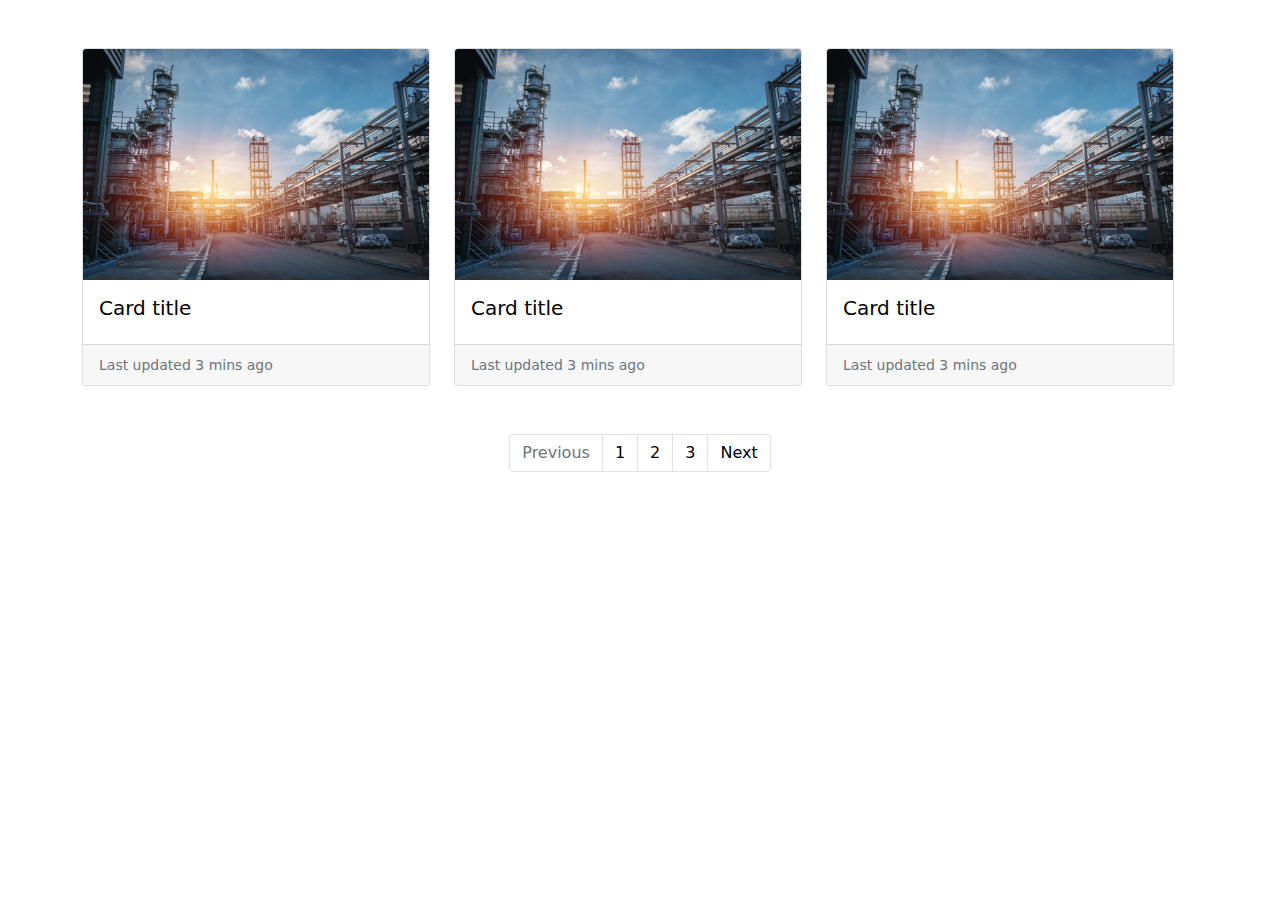
<file: photo/search.html>
<!DOCTYPE html>
<html lang="en">
<head>
    <meta charset="UTF-8">
    <title>Title</title>
    <link rel="stylesheet" href="assets/css/all.min.css">
    <link rel="stylesheet" href="assets/css/bootstrap.min.css">
    <link rel="stylesheet" href="style.css">

</head>
<body>
<div class="container">
    <div class="row">
            <div class="row row-cols-1 row-cols-md-3 g-4">
                <div class="col">
                    <div class="card h-100">
                        <a href="#"><img src="assets/img/slider1.jpg" class="card-img-top"></a>
                        <div class="card-body">
                            <a href="#"><h5 class="card-title">Card title</h5></a>
                        </div>
                        <div class="card-footer">
                            <small class="text-muted">Last updated 3 mins ago</small>
                        </div>
                    </div>
                </div>
                <div class="col">
                    <div class="card h-100">
                        <a href="#"><img src="assets/img/slider1.jpg" class="card-img-top"></a>
                        <div class="card-body">
                            <a href="#"><h5 class="card-title">Card title</h5></a>
                        </div>
                        <div class="card-footer">
                            <small class="text-muted">Last updated 3 mins ago</small>
                        </div>
                    </div>
                </div>
                <div class="col">
                    <div class="card h-100">
                        <a href="#"><img src="assets/img/slider1.jpg" class="card-img-top"></a>
                        <div class="card-body">
                            <a href="#"><h5 class="card-title">Card title</h5></a>
                        </div>
                        <div class="card-footer">
                            <small class="text-muted">Last updated 3 mins ago</small>
                        </div>
                    </div>
                </div>
            </div>
            <div class="pagination-iteam mt-5">
                <nav aria-label="Page navigation example">
                    <ul class="pagination justify-content-center">
                        <li class="page-item disabled">
                            <a class="page-link" href="#" tabindex="-1" aria-disabled="true">Previous</a>
                        </li>
                        <li class="page-item"><a class="page-link" href="#">1</a></li>
                        <li class="page-item"><a class="page-link" href="#">2</a></li>
                        <li class="page-item"><a class="page-link" href="#">3</a></li>
                        <li class="page-item">
                            <a class="page-link" href="#">Next</a>
                        </li>
                    </ul>
                </nav>
            </div>
    </div>
</div>
<script src="assets/js/popper.min.js"></script>
<script src="assets/js/all.min.js"></script>
<script src="assets/js/jquery-3.6.0.min.js"></script>
<script src="assets/js/bootstrap.min.js"></script>
<script src="assets/js/custom.js"></script>
</body>
</html>
</file>
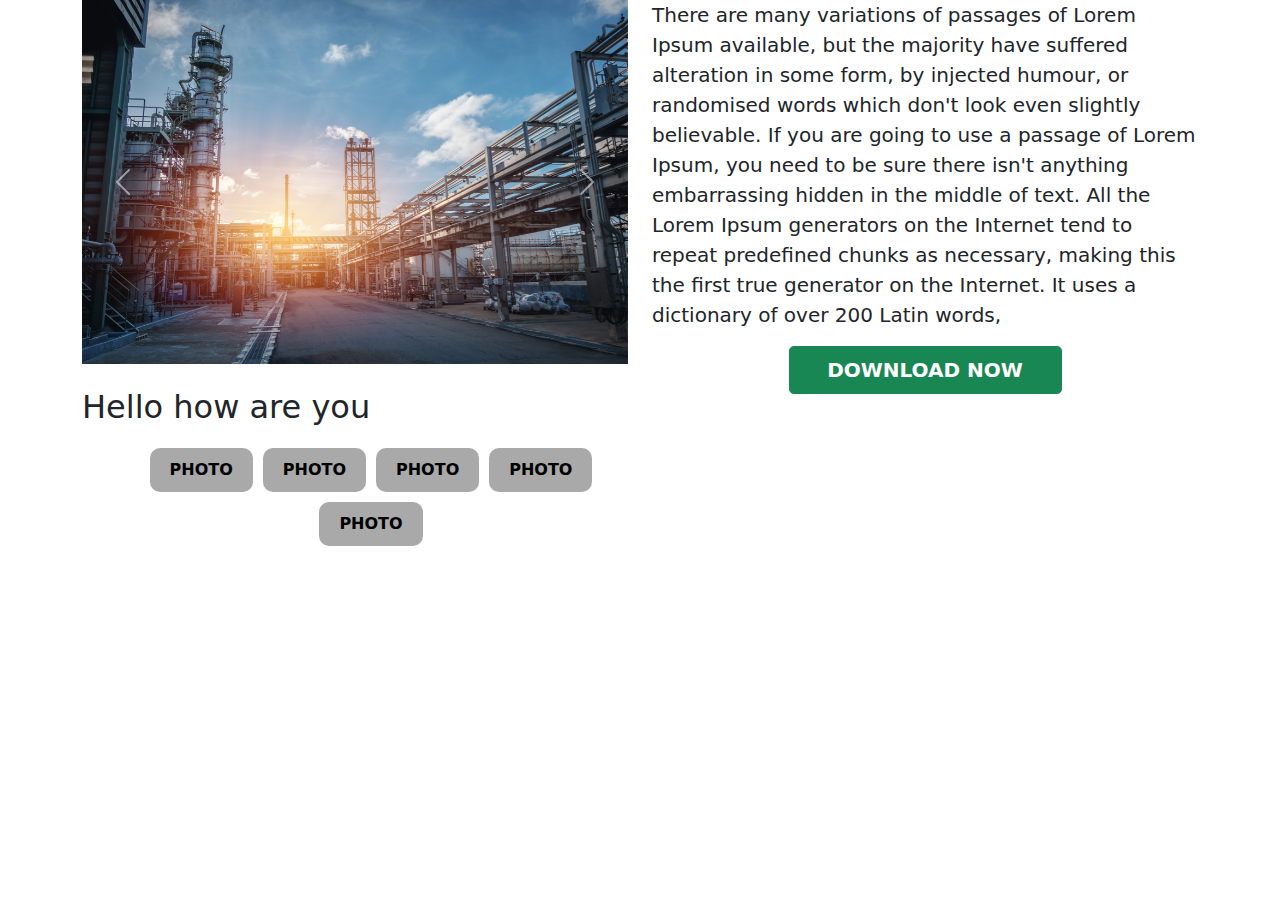
<file: photo/single.html>
<!DOCTYPE html>
<html lang="en">
<head>
    <meta charset="UTF-8">
    <title>Title</title>
    <link rel="stylesheet" href="assets/css/all.min.css">
    <link rel="stylesheet" href="assets/css/bootstrap.min.css">
    <link rel="stylesheet" href="style.css">
</head>
<body>
<div class="container">
    <div class="row">
        <div class="col-12 col-lg-6 mb-4 mb-lg-0">
            <div class="single-slider">
                <div id="carouselExampleControls" class="carousel slide" data-bs-ride="carousel">
                    <div class="carousel-inner">
                        <div class="carousel-item active">
                            <img src="assets/img/slider1.jpg" class="d-block w-100" alt="...">
                        </div>
                        <div class="carousel-item">
                            <img src="assets/img/slider1.jpg" class="d-block w-100" alt="...">
                        </div>
                        <div class="carousel-item">
                            <img src="assets/img/slider1.jpg" class="d-block w-100" alt="...">
                        </div>
                    </div>
                    <button class="carousel-control-prev" type="button" data-bs-target="#carouselExampleControls" data-bs-slide="prev">
                        <span class="carousel-control-prev-icon" aria-hidden="true"></span>
                        <span class="visually-hidden">Previous</span>
                    </button>
                    <button class="carousel-control-next" type="button" data-bs-target="#carouselExampleControls" data-bs-slide="next">
                        <span class="carousel-control-next-icon" aria-hidden="true"></span>
                        <span class="visually-hidden">Next</span>
                    </button>
                </div>
            </div>
            <div class="slider-title">
                <h2 class="mb-3 mt-4">Hello how are you</h2>
                <div class="tag">
                    <ul>
                        <li><a href="#">photo</a></li>
                        <li><a href="#">photo</a></li>
                        <li><a href="#">photo</a></li>
                        <li><a href="#">photo</a></li>
                        <li><a href="#">photo</a></li>
                    </ul>
                </div>
            </div>
        </div>
        <div class="col-12 col-lg-6">
            <figure>
                <blockquote class="blockquote">
                    <p>There are many variations of passages of Lorem Ipsum available, but the majority have suffered alteration in some form, by injected humour, or randomised words which don't look even slightly believable. If you are going to use a passage of Lorem Ipsum, you need to be sure there isn't anything embarrassing hidden in the middle of text. All the Lorem Ipsum generators on the Internet tend to repeat predefined chunks as necessary, making this the first true generator on the Internet. It uses a dictionary of over 200 Latin words, </p>
                    <button class="btn btn-success btn-lg d-grid gap-2 col-6 mx-auto download-btn"><a href="#">Download now</a></button>
                </blockquote>
            </figure>
        </div>
    </div>
</div>
<script src="assets/js/popper.min.js"></script>
<script src="assets/js/all.min.js"></script>
<script src="assets/js/jquery-3.6.0.min.js"></script>
<script src="assets/js/bootstrap.min.js"></script>
<script src="assets/js/custom.js"></script>
</body>
</html>
</file>
<file: photo/style.css>
#header{
    padding: 20px 30px;
    display: flex;
    align-items: center;
    justify-content: space-between;
    background: #022335;
    /*position: fixed;*/
    left: 0;
    top: 0;
    width: 100%;
}
.containers{
    max-width: 1100px;
    width: 100%;
    margin: 0 auto;
    padding: 0 15px;
    display: flex;
    align-items: center;
    justify-content: space-between;
}
.fa-bars{
    display: block;
    width: 40px;
    cursor: pointer;
    color: white;
    font-size: 40px;
    font-weight: bold;
}
.main_nav {
    float: right;
}
.main_nav ul{
    margin: 0;
    padding: 0px;
    list-style: none;
}
.main_nav ul li{
    float: left;
    margin: 0 0 0 30px;
    position: relative;
    font-size: 18px;
    letter-spacing: 1px;
    font-weight: bold;
    overflow: hidden;
    text-transform: uppercase;
}
.main_nav ul li a {
    color: white;
    display: block;
    line-height: 1.4;
    text-decoration: none;
}
.main_nav ul li a:before {
    content: "";
    position: absolute;
    left: 100%;
    top: 0;
    height: 1px;
    width: 100%;
    background: #fff;
    transition: all 0.3s ease-in-out;
}
.main_nav ul li a:after {
    content: "";
    position: absolute;
    right: 100%;
    bottom: 0;
    height: 1px;
    width: 100%;
    background: #fff;
    transition: all 0.3s ease-in-out;
}
.main_nav ul li:hover a:before{left: 0;}
.main_nav ul li:hover a:after{right: 0;}

/*This Media Query use for iPad Portrait View*/
@media only screen and (min-width:768px) and (max-width:991px){
    .main_nav ul li{ margin: 0 0 0 15px; font-size: 16px; }

}

@media screen and (min-width: 768px){
    .fa-bars{
        display: none;
    }
}
/*This Media Query use for Mobile View*/
@media screen and (max-width: 767px){
    .fa-bars{
        display: block;
        position: relative;
        z-index: 10;

    }
    .main_nav {
        position: fixed;
        left: 0;
        top: 73px;
        padding:0;
        background: #053e5d;
        z-index: 5;
        height: calc(100vh - 74px);
        width: calc(100% - 80px);
        transition: all 0.3s ease-out;
        transform: translateX(-100%);
    }
    .main_nav ul li {
        float: none;
        margin: 0 !important;
        padding: 0 !important;
        border-bottom: 1px solid;
        text-align: center;
    }
    .main_nav ul li a {
        display: block;
        color: #fff;
        padding: 10px;
    }
    .main_nav:after {
        content: "";
        position: absolute;
        left: 100%;
        top: 0;
        height: 100%;
        width: 0;
        background: rgba(0, 0, 0, 0.7);
    }
    .main_nav.active{
        transform: translateX(0%);
    }
    .main_nav.active:after {
        width: 1000%;
    }

}
.slider{
    height: 100vh;
    width: 100%;
    background: linear-gradient(rgba(0, 0, 0, 0.4), rgba(0, 0, 0, 0.4)),url("assets/img/hero.jpg") center;
    background-size: cover;
    padding-left: 10%;
    padding-right: 10%;
    box-sizing: border-box;
}
.slider-content{
    display: flex;
    justify-content: center;
    flex-direction: column;
    align-items: center;
    text-align: center;
    height: 100%;
    color: #fff;
}
.slider-content h2{
    font-size: 40px;
    font-weight: 700;
    margin-bottom: 40px;
}
.slider-content input{
    width: 90%;
    max-width: 830px;
    height: 45px;
    border-radius: 30px;
    border: none;
    padding: 0 30px;
    outline: none;
    font-size: 20px;
    margin: 20px 0 30px;
}
.slider-content ul{
    display: flex;
    justify-content: center;
}
.slider-content ul li{
    padding: 10px;
    list-style: none;
    background: #b02a37;
    margin-left: 10px;
    margin-bottom: 10px;
    border: none;
    border-radius: 10px;
}
.slider-content ul li a{
    color: white;
    text-decoration: none;
    text-transform: uppercase;
    font-size: 18px;
    font-weight: bold;
}
.slider-content ul li:hover{
    background: #0d6efd;
}
.stock-text{
    font-size: 30px;
    font-weight: bold;
    color: black;
}
.pagination li a{
    color: black;
}
.card-body a{
    text-decoration: none;
    color: black;
    font-size: 20px;
    font-weight: bold;
}
.customer-text{
    color: black;
    font-size: 40px;
    font-weight: bold;
}
.about-text h2{
     color: black;
     font-size: 40px;
     font-weight: bold;
 }
.about-text p{
    text-align: justify;
}
footer{
    background: black;
}
.footer1 ul li{
    list-style: none;
    padding: 3px;
}
.footer1 ul li a{
    text-decoration: none;
    color: white;
    font-size: 15px;
    text-transform: uppercase;
    font-weight: bold;
}
.copyright{
    color: white;
}
.footer-text{
    font-weight: 600;
}
.tag ul{
    display: flex;
    flex-wrap: wrap;
    justify-content: center;
}
.tag ul li{
    list-style: none;
    padding: 10px 20px;
    margin: 5px;
    background: darkgray;
    border: none;
    border-radius: 10px;
}
.tag ul li a{
    color: black;
    font-size: 16px;
    text-decoration: none;
    text-transform: uppercase;
    font-weight: 700;
}
.download-btn a{
    color: white;
    text-decoration: none;
    text-transform: uppercase;
    font-weight: bold;
}
</file>
